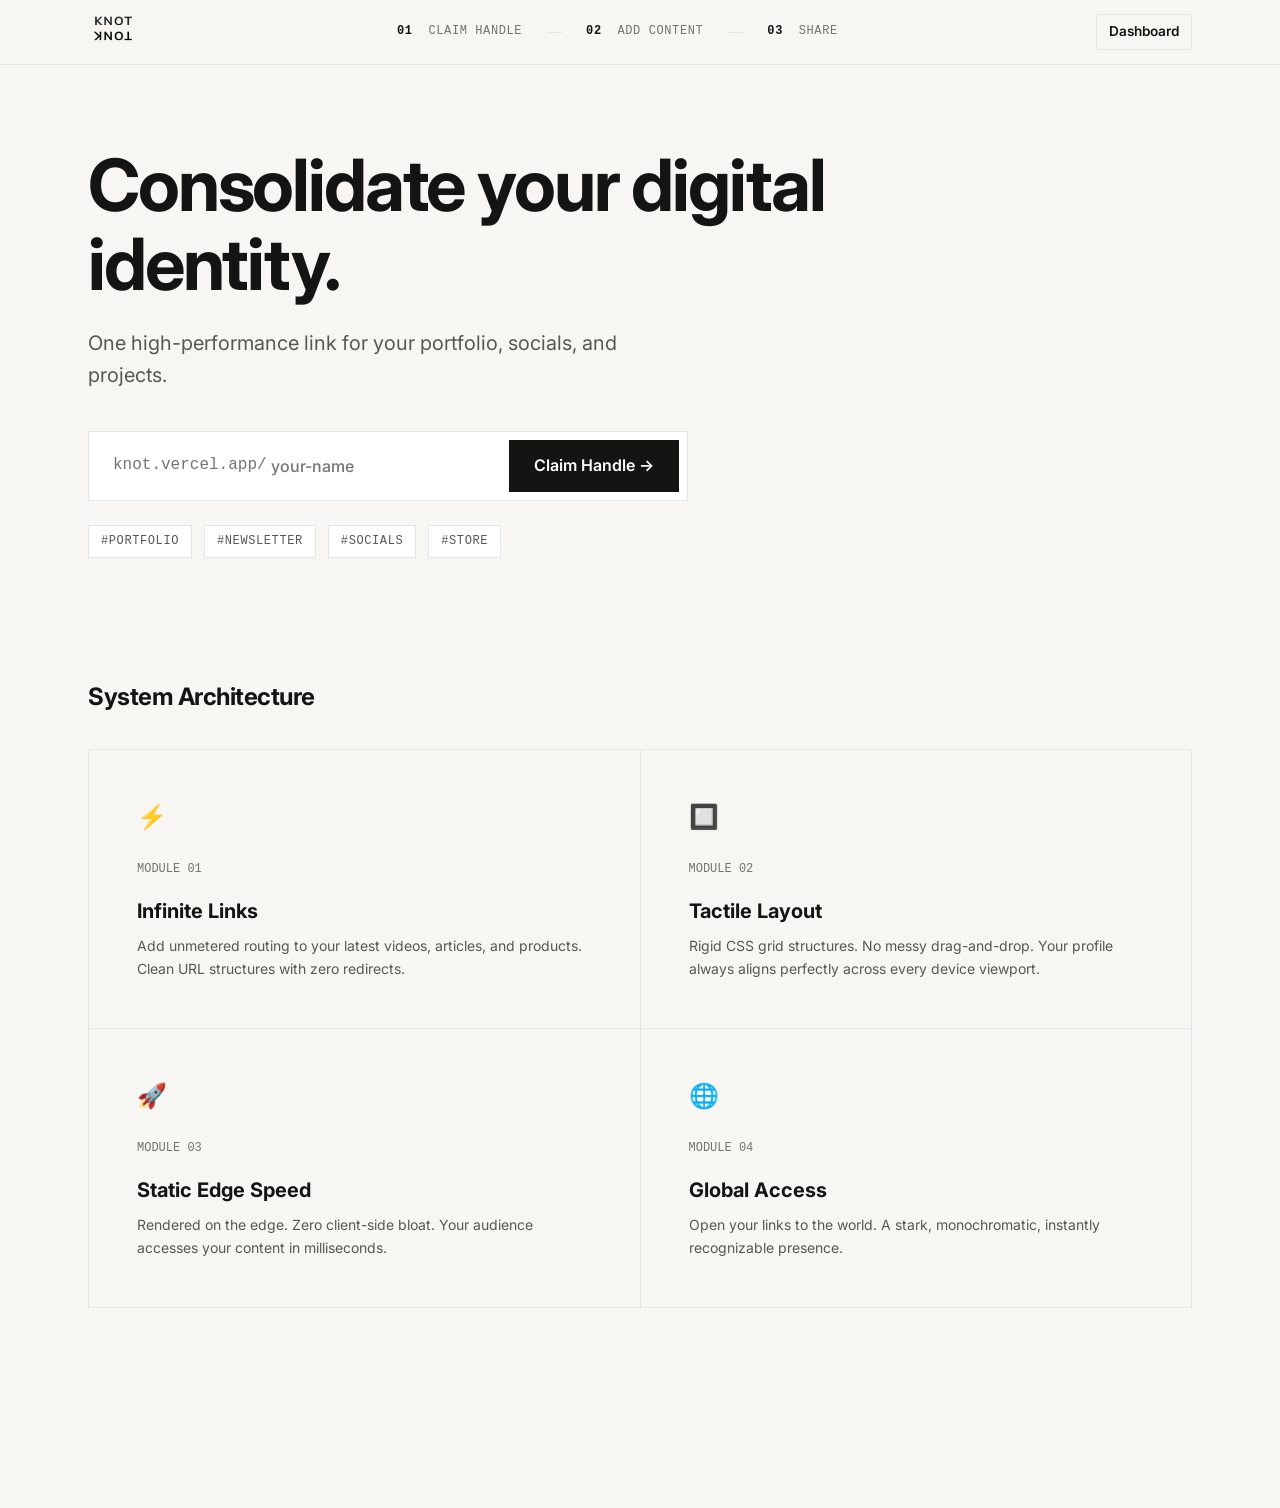
<file: index.html>
<!DOCTYPE html>
<html lang="en">
<head>
    <meta charset="UTF-8">
    <meta name="viewport" content="width=device-width, initial-scale=1.0">
    <title>Knot - Your Links, One Page</title>
    
    <link rel="preconnect" href="https://fonts.googleapis.com">
    <link rel="preconnect" href="https://fonts.gstatic.com" crossorigin>
    <link href="https://fonts.googleapis.com/css2?family=Inter:wght@400;500;600;700&display=swap" rel="stylesheet">
    
    <link rel="stylesheet" href="style.css">
</head>
<body>
    
    <!-- 1. HEADER & STEP PIPELINE -->
    <header class="navbar">
        <div class="navbar-container">
            <div class="navbar-logo font-bold">
                <img src="assets/logo.png" alt="Knot Logo">
            </div>
            
            <!-- Step Pipeline -->
            <div class="step-pipeline">
                <span class="step"><span class="step-num">01</span> Claim Handle</span>
                <span class="step-divider"></span>
                <span class="step"><span class="step-num">02</span> Add Content</span>
                <span class="step-divider"></span>
                <span class="step"><span class="step-num">03</span> Share</span>
            </div>

            <a href="dashboard.html" class="btn btn-outline btn-sm">
                Dashboard
            </a>
        </div>
    </header>

    <main class="landing-container">
        
        <!-- 2. HERO & COMMAND BAR -->
        <section class="hero-section">
            <h1 class="hero-title">
                Consolidate your digital identity.
            </h1>
            <p class="hero-subtitle">
                One high-performance link for your portfolio, socials, and projects.
            </p>

            <!-- Prompt / Claim Bar -->
            <div class="command-bar">
                <div class="command-input-group">
                    <span class="command-prefix">knot.vercel.app/</span>
                    <input 
                        type="text" 
                        placeholder="your-name" 
                        class="command-input"
                    />
                </div>
                <a href="login.html" class="btn btn-primary command-btn">
                    Claim Handle &rarr;
                </a>
            </div>

            <!-- Pills -->
            <div class="pill-group">
                <span class="pill">#portfolio</span>
                <span class="pill">#newsletter</span>
                <span class="pill">#socials</span>
                <span class="pill">#store</span>
            </div>
        </section>

        <!-- 3. HIGH DENSITY BENTO GRID -->
        <section class="bento-section">
            <h2 class="section-title">System Architecture</h2>
            <div class="bento-grid">
                
                <!-- Card 1 -->
                <div class="bento-card">
                    <div class="bento-icon">⚡</div>
                    <div class="bento-meta">Module 01</div>
                    <h3 class="bento-title">Infinite Links</h3>
                    <p class="bento-desc">
                        Add unmetered routing to your latest videos, articles, and products. Clean URL structures with zero redirects.
                    </p>
                </div>

                <!-- Card 2 -->
                <div class="bento-card">
                    <div class="bento-icon">🔲</div>
                    <div class="bento-meta">Module 02</div>
                    <h3 class="bento-title">Tactile Layout</h3>
                    <p class="bento-desc">
                        Rigid CSS grid structures. No messy drag-and-drop. Your profile always aligns perfectly across every device viewport.
                    </p>
                </div>

                <!-- Card 3 -->
                <div class="bento-card">
                    <div class="bento-icon">🚀</div>
                    <div class="bento-meta">Module 03</div>
                    <h3 class="bento-title">Static Edge Speed</h3>
                    <p class="bento-desc">
                        Rendered on the edge. Zero client-side bloat. Your audience accesses your content in milliseconds.
                    </p>
                </div>

                <!-- Card 4 -->
                <div class="bento-card">
                    <div class="bento-icon">🌐</div>
                    <div class="bento-meta">Module 04</div>
                    <h3 class="bento-title">Global Access</h3>
                    <p class="bento-desc">
                        Open your links to the world. A stark, monochromatic, instantly recognizable presence.
                    </p>
                </div>

            </div>
        </section>



    </main>

    <script src="app.js"></script>
</body>
</html>
</file>
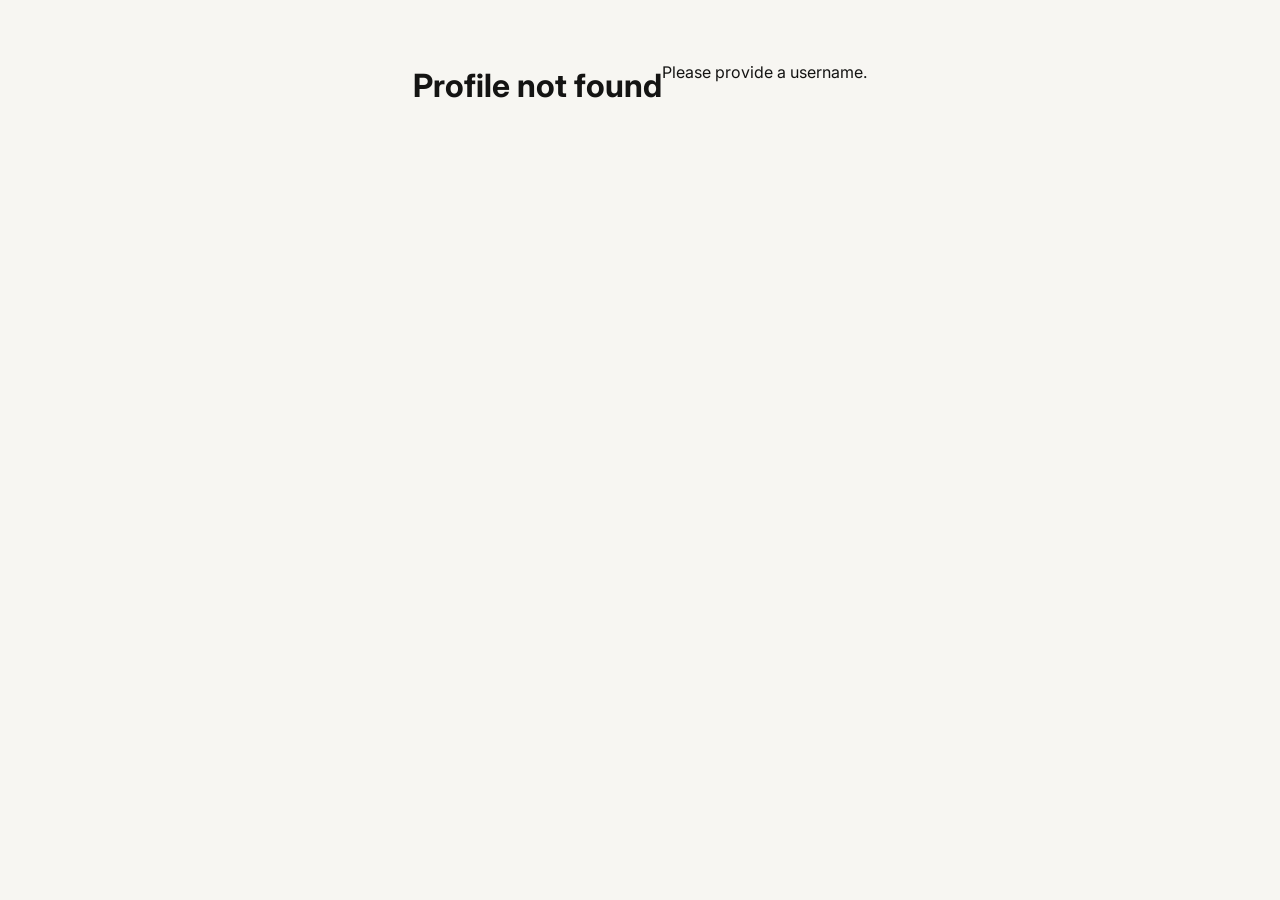
<file: public.html>
<!DOCTYPE html>
<html lang="en">
<head>
    <meta charset="UTF-8">
    <meta name="viewport" content="width=device-width, initial-scale=1.0">
    <title>Knot - Public Page</title>
    
    <link rel="preconnect" href="https://fonts.googleapis.com">
    <link rel="preconnect" href="https://fonts.gstatic.com" crossorigin>
    <link href="https://fonts.googleapis.com/css2?family=Inter:wght@400;500;600;700&display=swap" rel="stylesheet">
    
    <link rel="stylesheet" href="style.css">
</head>
<body class="public-page">
    
    <main class="public-profile-container">
        <header style="margin-bottom: 32px;">
            <img src="https://api.dicebear.com/7.x/initials/svg?seed=CR" alt="Creator Avatar" class="public-avatar" id="profileImage">
            <h1 class="public-name" id="profileName">Loading...</h1>
            <p class="public-handle" id="profileHandle">@username</p>
            <p class="public-bio" id="profileBio"></p>
        </header>

        <section class="public-links-list" id="linksContainer">
            <!-- Links injected here by public.js -->
        </section>
    </main>

    <script src="public.js"></script>
</body>
</html>
</file>
<file: style.css>
@import url('https://fonts.googleapis.com/css2?family=Inter:wght@400;500;600;700&display=swap');

:root {
    /* Colors & Surfaces */
    --bg-main: #F7F6F2;
    --bg-card: #FFFFFF;
    
    --primary: #141413;
    --primary-hover: #292927;
    --primary-pale: #E5E5E4;
  
    --text-main: #141413;
    --text-secondary: #575754;
    --text-muted: #737370;
    --text-light: #FFFFFF;
  
    --border-color: #E5E5E4;
  
    /* Typography */
    --font-sans: 'Inter', -apple-system, BlinkMacSystemFont, 'Segoe UI', sans-serif;
    --font-mono: ui-monospace, SFMono-Regular, Menlo, Monaco, Consolas, "Liberation Mono", "Courier New", monospace;
  
    /* Brutalist Geometry (No rounded corners) */
    --radius-sm: 0px;
    --radius-md: 0px;
    --radius-lg: 0px;
    --radius-pill: 0px; /* Force sharp edges even on pills if any remain */
  
    /* Physical Constraints (No shadows) */
    --shadow-sm: none;
    --shadow-md: none;
    --shadow-lg: none;
  
    --transition: 150ms ease;
}

* {
    box-sizing: border-box;
    margin: 0;
    padding: 0;
}

a {
    text-decoration: none;
    color: inherit;
}

body {
    font-family: var(--font-sans);
    color: var(--text-main);
    background-color: var(--bg-main);
    line-height: 1.6;
    -webkit-font-smoothing: antialiased;
    overflow-x: hidden;
}

::selection {
    background-color: var(--primary);
    color: var(--text-light);
}

/* NAVBAR */
.navbar {
    border-bottom: 1px solid var(--border-color);
    background-color: var(--bg-main);
    position: sticky;
    top: 0;
    z-index: 50;
}

.navbar-container {
    max-width: 1152px;
    margin: 0 auto;
    padding: 0 24px;
    height: 64px;
    display: flex;
    justify-content: space-between;
    align-items: center;
}

.navbar-logo img {
    height: 32px;
}

/* BUTTONS */
.btn {
    display: inline-flex;
    align-items: center;
    justify-content: center;
    padding: 10px 20px;
    font-weight: 600;
    cursor: pointer;
    border: 1px solid transparent;
    transition: background-color var(--transition), color var(--transition), border-color var(--transition);
    border-radius: var(--radius-md);
}

.btn-primary {
    background-color: var(--primary);
    color: var(--text-light);
}

.btn-primary:hover {
    background-color: var(--primary-hover);
}

.btn-outline {
    background-color: transparent;
    border-color: var(--border-color);
    color: var(--text-main);
}

.btn-outline:hover {
    background-color: var(--primary-pale);
}

.btn-secondary {
    background-color: #FEE2E2;
    color: #991B1B;
    border-color: #FCA5A5;
}

.btn-secondary:hover {
    background-color: #FECACA;
}

.btn-sm {
    padding: 6px 12px;
    font-size: 0.85rem;
}

.btn-block {
    width: 100%;
}

/* FORMS */
.form-group {
    margin-bottom: 20px;
    text-align: left;
}

label {
    display: block;
    margin-bottom: 6px;
    font-size: 0.75rem;
    font-weight: 600;
    text-transform: uppercase;
    letter-spacing: 0.05em;
    color: var(--text-muted);
}

input {
    width: 100%;
    padding: 12px 16px;
    border: 1px solid var(--border-color);
    border-radius: var(--radius-sm);
    font-family: inherit;
    font-size: 0.95rem;
    background-color: var(--bg-card);
    color: var(--text-main);
    transition: border-color var(--transition);
}

input:focus {
    outline: none;
    border-color: var(--primary);
}

/* CARDS & CONTAINERS */
.card {
    background-color: var(--bg-card);
    border: 1px solid var(--border-color);
    padding: 32px;
}

/* DASHBOARD LAYOUT */
.dashboard-container {
    padding: 60px 24px;
    max-width: 1152px;
    margin: 0 auto;
}

.dashboard-header {
    margin-bottom: 40px;
    text-align: left;
}

.dashboard-content {
    display: grid;
    grid-template-columns: 280px 1fr;
    gap: 0;
    align-items: start;
    border: 1px solid var(--border-color);
    background-color: var(--bg-card);
}

/* PROFILE CARD */
.profile-card {
    border: none;
    border-right: 1px solid var(--border-color);
    padding: 32px;
    height: 100%;
    text-align: center;
}

.profile-avatar {
    width: 80px !important;
    height: 80px !important;
    margin: 0 auto 20px auto;
    background-color: var(--bg-main);
    border: 1px solid var(--border-color);
    display: flex !important;
    align-items: center !important;
    justify-content: center !important;
    font-size: 1.5rem !important;
    font-weight: 600 !important;
    color: var(--primary) !important;
}

.profile-avatar img {
    width: 100%;
    height: 100%;
    object-fit: cover;
}

.stats-bar {
    display: flex;
    justify-content: space-around;
    margin-top: 32px;
    padding-top: 32px;
    border-top: 1px solid var(--border-color);
}

.stat-value {
    display: block;
    font-weight: 700;
    font-size: 1.2rem;
    font-family: var(--font-mono);
}

.stat-label {
    font-size: 0.65rem;
    color: var(--text-muted);
    text-transform: uppercase;
    letter-spacing: 0.1em;
    font-family: var(--font-mono);
}

/* LINKS SECTION */
.card-header {
    display: flex;
    justify-content: space-between;
    align-items: center;
    padding: 32px;
    border-bottom: 1px solid var(--border-color);
}

.card-header h2 {
    font-size: 1.25rem;
    font-weight: 700;
    letter-spacing: -0.02em;
}

.link-form-container {
    display: none;
    padding: 32px;
    border-bottom: 1px solid var(--border-color);
    background-color: var(--bg-main);
}

.link-form-container.form-visible {
    display: block;
}

.links-list {
    display: flex;
    flex-direction: column;
}

.link-item {
    display: flex;
    justify-content: space-between;
    align-items: center;
    gap: 24px;
    padding: 20px 32px;
    border-bottom: 1px solid var(--border-color);
    background-color: var(--bg-card);
    transition: background-color var(--transition);
}

.link-item:hover {
    background-color: var(--bg-main);
}

.link-item:last-child {
    border-bottom: none;
}

.link-content {
    display: flex;
    align-items: center;
    gap: 16px;
    min-width: 0;
    flex-grow: 1;
}

.link-icon {
    font-size: 1.2rem;
    flex-shrink: 0;
    color: var(--text-muted);
}

.link-details {
    display: flex;
    flex-direction: column;
    min-width: 0;
}

.link-title {
    display: block;
    font-weight: 600;
    font-size: 0.95rem;
    white-space: nowrap;
    overflow: hidden;
    text-overflow: ellipsis;
}

.link-url {
    font-size: 0.75rem;
    color: var(--text-muted);
    font-family: var(--font-mono);
    white-space: nowrap;
    overflow: hidden;
    text-overflow: ellipsis;
    margin-top: 2px;
}

.link-actions {
    display: flex;
    gap: 8px;
    flex-shrink: 0;
}

/* PUBLIC PAGE */
.public-page {
    min-height: 100vh;
    padding: 60px 24px;
    display: flex;
    justify-content: center;
    align-items: flex-start;
    overflow-y: auto;
    background-color: var(--bg-main);
}

.public-profile-container {
    width: 100%;
    max-width: 440px;
    background-color: var(--bg-card);
    border: 1px solid var(--border-color);
    padding: 48px 32px 40px 32px;
    text-align: center;
}

.public-avatar {
    width: 96px;
    height: 96px;
    margin: 0 auto 24px auto;
    border: 1px solid var(--border-color);
    padding: 4px;
    background-color: var(--bg-main);
}

.public-name {
    font-size: 1.5rem;
    font-weight: 700;
    letter-spacing: -0.03em;
    margin-bottom: 4px;
}

.public-handle {
    color: var(--text-secondary);
    font-family: var(--font-mono);
    font-size: 0.85rem;
    margin-bottom: 16px;
}

.public-bio {
    color: var(--text-main);
    font-size: 0.95rem;
    margin-bottom: 32px;
}

.public-links-list {
    display: flex;
    flex-direction: column;
    gap: 12px;
}

.public-link-btn {
    display: flex;
    align-items: center;
    justify-content: center;
    gap: 12px;
    padding: 16px 20px;
    border: 1px solid var(--border-color);
    background-color: var(--bg-main);
    font-weight: 600;
    font-size: 0.95rem;
    color: var(--text-main);
    transition: border-color var(--transition), background-color var(--transition);
}

.public-link-btn:hover {
    border-color: var(--primary);
    background-color: var(--bg-card);
}

.public-link-icon {
    font-size: 1.2rem;
    color: var(--text-muted);
}

/* UTILITIES */
@media (max-width: 768px) {
    .dashboard-content {
        grid-template-columns: 1fr;
    }
    .profile-card {
        border-right: none;
        border-bottom: 1px solid var(--border-color);
    }
}
/* LOGIN PAGE */
.login-page {
    display: flex;
    align-items: center;
    justify-content: center;
    min-height: 100vh;
    background-color: var(--bg-main);
    padding: 32px;
}
.auth-card {
    width: 100%;
    max-width: 400px;
    padding: 40px;
    text-align: center;
}
.auth-logo {
    display: inline-block;
    margin-bottom: 32px;
}
.auth-logo img {
    height: 32px;
    filter: grayscale(1) invert(1) brightness(0.1);
}
.auth-tabs {
    display: flex;
    margin-bottom: 32px;
    border-bottom: 1px solid var(--border-color);
}
.auth-tab {
    flex: 1;
    padding: 12px;
    font-size: 0.85rem;
    font-weight: 600;
    text-transform: uppercase;
    letter-spacing: 0.05em;
    cursor: pointer;
    color: var(--text-muted);
    transition: color var(--transition);
    border-bottom: 2px solid transparent;
    margin-bottom: -1px;
}
.auth-tab.active {
    color: var(--primary);
    border-bottom-color: var(--primary);
}
.auth-form {
    text-align: left;
}
#signupFields {
    display: none;
}
.auth-error {
    color: #991B1B;
    background-color: #FEE2E2;
    padding: 12px;
    border: 1px solid #FCA5A5;
    font-size: 0.85rem;
    margin-bottom: 24px;
    display: none;
}
.auth-footer {
    margin-top: 32px;
    font-size: 0.75rem;
    color: var(--text-secondary);
}

/* LANDING PAGE SPECIFIC */
.landing-container {
    max-width: 1152px;
    margin: 0 auto;
    padding: 80px 24px;
}

/* Step Pipeline */
.step-pipeline {
    display: flex;
    align-items: center;
    gap: 24px;
    font-family: var(--font-mono);
    font-size: 0.75rem;
    text-transform: uppercase;
    letter-spacing: 0.05em;
    color: var(--text-muted);
}
.step-num {
    color: var(--text-main);
    font-weight: 700;
    margin-right: 8px;
}
.step-divider {
    width: 16px;
    height: 1px;
    background-color: var(--border-color);
}
@media (max-width: 768px) {
    .step-pipeline { display: none; }
}

/* Hero Section */
.hero-section {
    max-width: 768px;
    margin-bottom: 120px;
}
.hero-title {
    font-size: 4.5rem;
    font-weight: 700;
    letter-spacing: -0.03em;
    line-height: 1.1;
    margin-bottom: 24px;
}
.hero-subtitle {
    font-size: 1.25rem;
    color: var(--text-secondary);
    max-width: 600px;
    margin-bottom: 40px;
}
@media (max-width: 768px) {
    .hero-title { font-size: 3rem; }
}

/* Command Bar */
.command-bar {
    background-color: var(--bg-card);
    border: 1px solid var(--border-color);
    padding: 8px;
    display: flex;
    align-items: center;
    max-width: 600px;
}
.command-input-group {
    display: flex;
    align-items: center;
    flex: 1;
    padding: 0 16px;
}
.command-prefix {
    color: var(--text-muted);
    font-family: var(--font-mono);
    margin-right: 4px;
}
.command-input {
    border: none;
    padding: 0;
    background: transparent;
    font-size: 1rem;
    font-weight: 500;
}
.command-input:focus {
    box-shadow: none;
}
.command-btn {
    padding: 12px 24px;
    border-radius: 0;
}
@media (max-width: 600px) {
    .command-bar { flex-direction: column; align-items: stretch; gap: 16px; padding: 16px;}
    .command-input-group { padding: 0; }
}

/* Pills */
.pill-group {
    display: flex;
    flex-wrap: wrap;
    gap: 12px;
    margin-top: 24px;
}
.pill {
    border: 1px solid var(--border-color);
    background-color: var(--bg-card);
    padding: 6px 12px;
    font-family: var(--font-mono);
    font-size: 0.75rem;
    text-transform: uppercase;
    letter-spacing: 0.05em;
    color: var(--text-secondary);
    cursor: pointer;
    transition: border-color var(--transition);
}
.pill:hover {
    border-color: var(--primary);
}

/* Bento Grid */
.section-title {
    font-size: 1.5rem;
    font-weight: 700;
    letter-spacing: -0.02em;
    margin-bottom: 32px;
}
.bento-section {
    margin-bottom: 120px;
}
.bento-grid {
    display: grid;
    grid-template-columns: 1fr 1fr;
    gap: 1px;
    background-color: var(--border-color);
    border: 1px solid var(--border-color);
}
.bento-card {
    background-color: var(--bg-main);
    padding: 48px;
    transition: background-color var(--transition);
}
.bento-card:hover {
    background-color: var(--bg-card);
}
.bento-icon {
    font-size: 1.5rem;
    margin-bottom: 24px;
}
.bento-meta {
    font-family: var(--font-mono);
    font-size: 0.75rem;
    text-transform: uppercase;
    color: var(--text-muted);
    margin-bottom: 16px;
}
.bento-title {
    font-size: 1.25rem;
    font-weight: 700;
    margin-bottom: 8px;
}
.bento-desc {
    font-size: 0.875rem;
    color: var(--text-secondary);
    line-height: 1.6;
}
@media (max-width: 768px) {
    .bento-grid { grid-template-columns: 1fr; }
    .bento-card { padding: 32px; }
}
</file>
